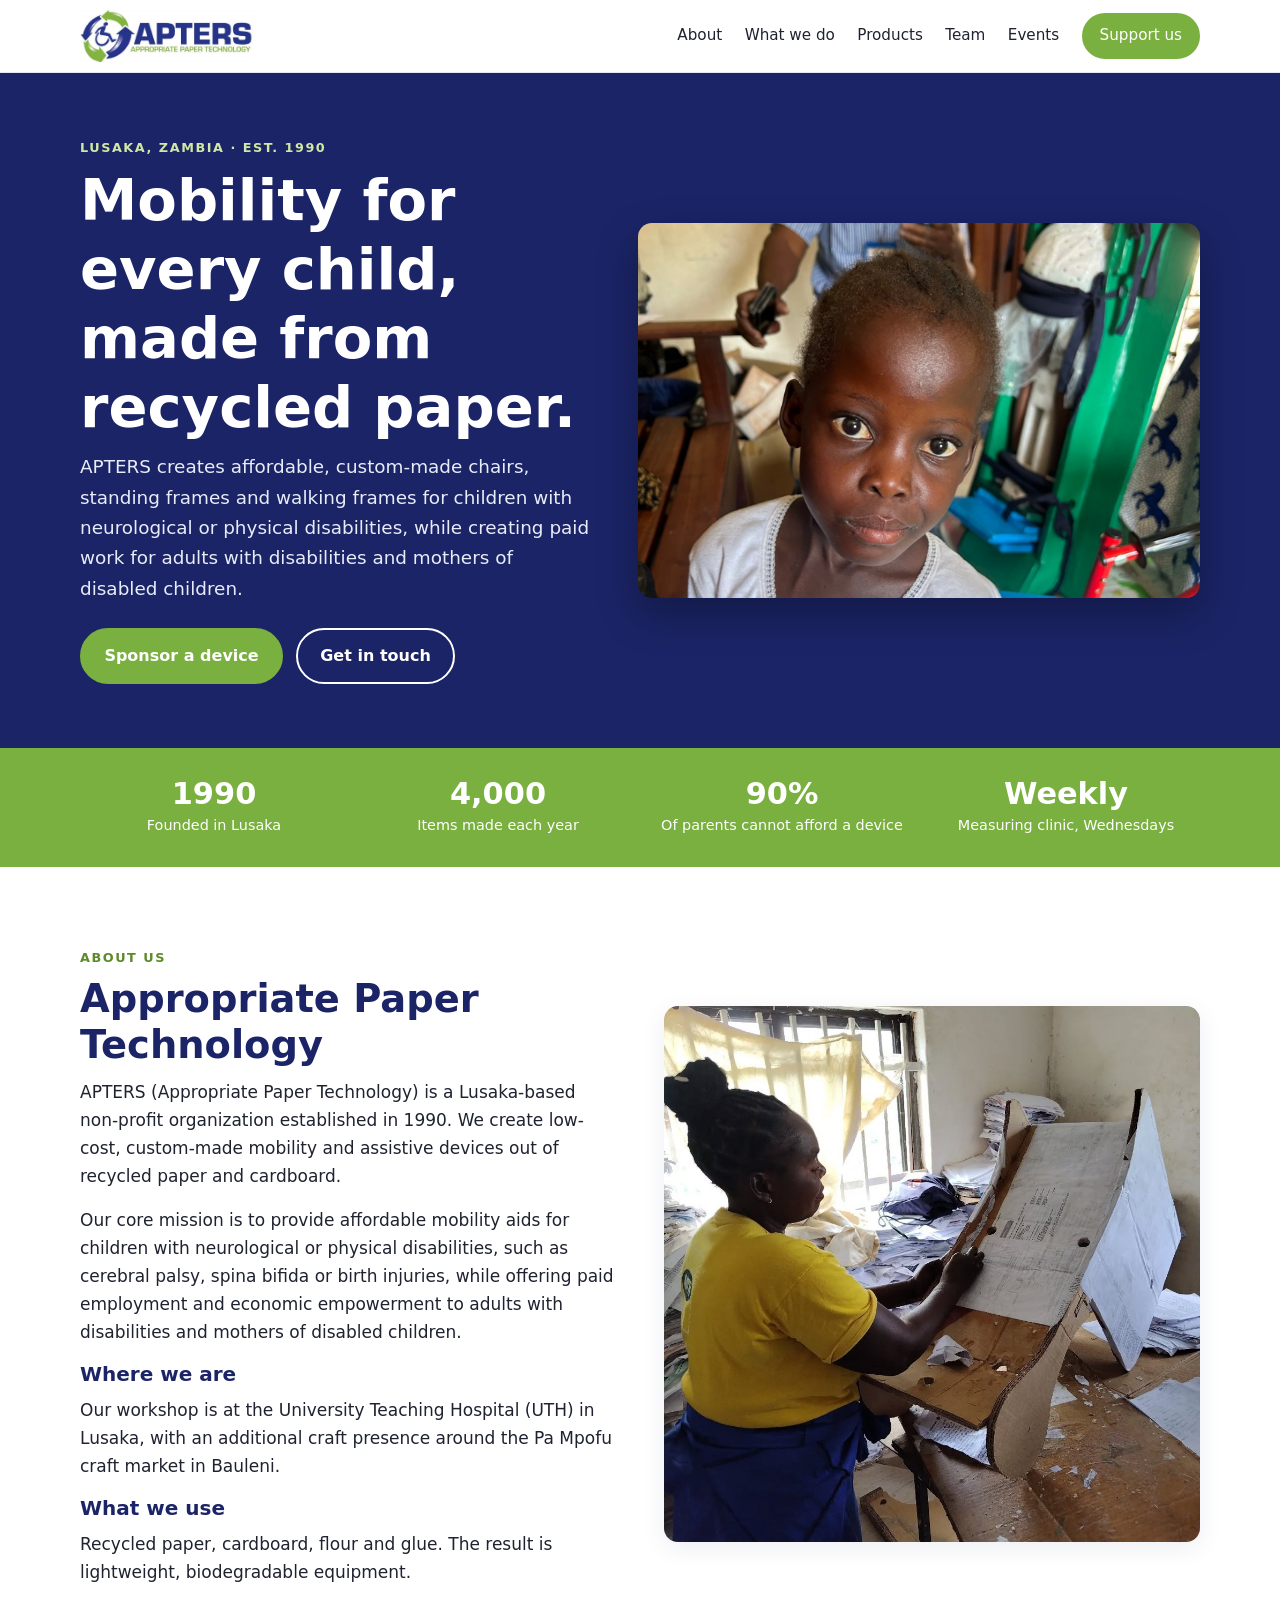
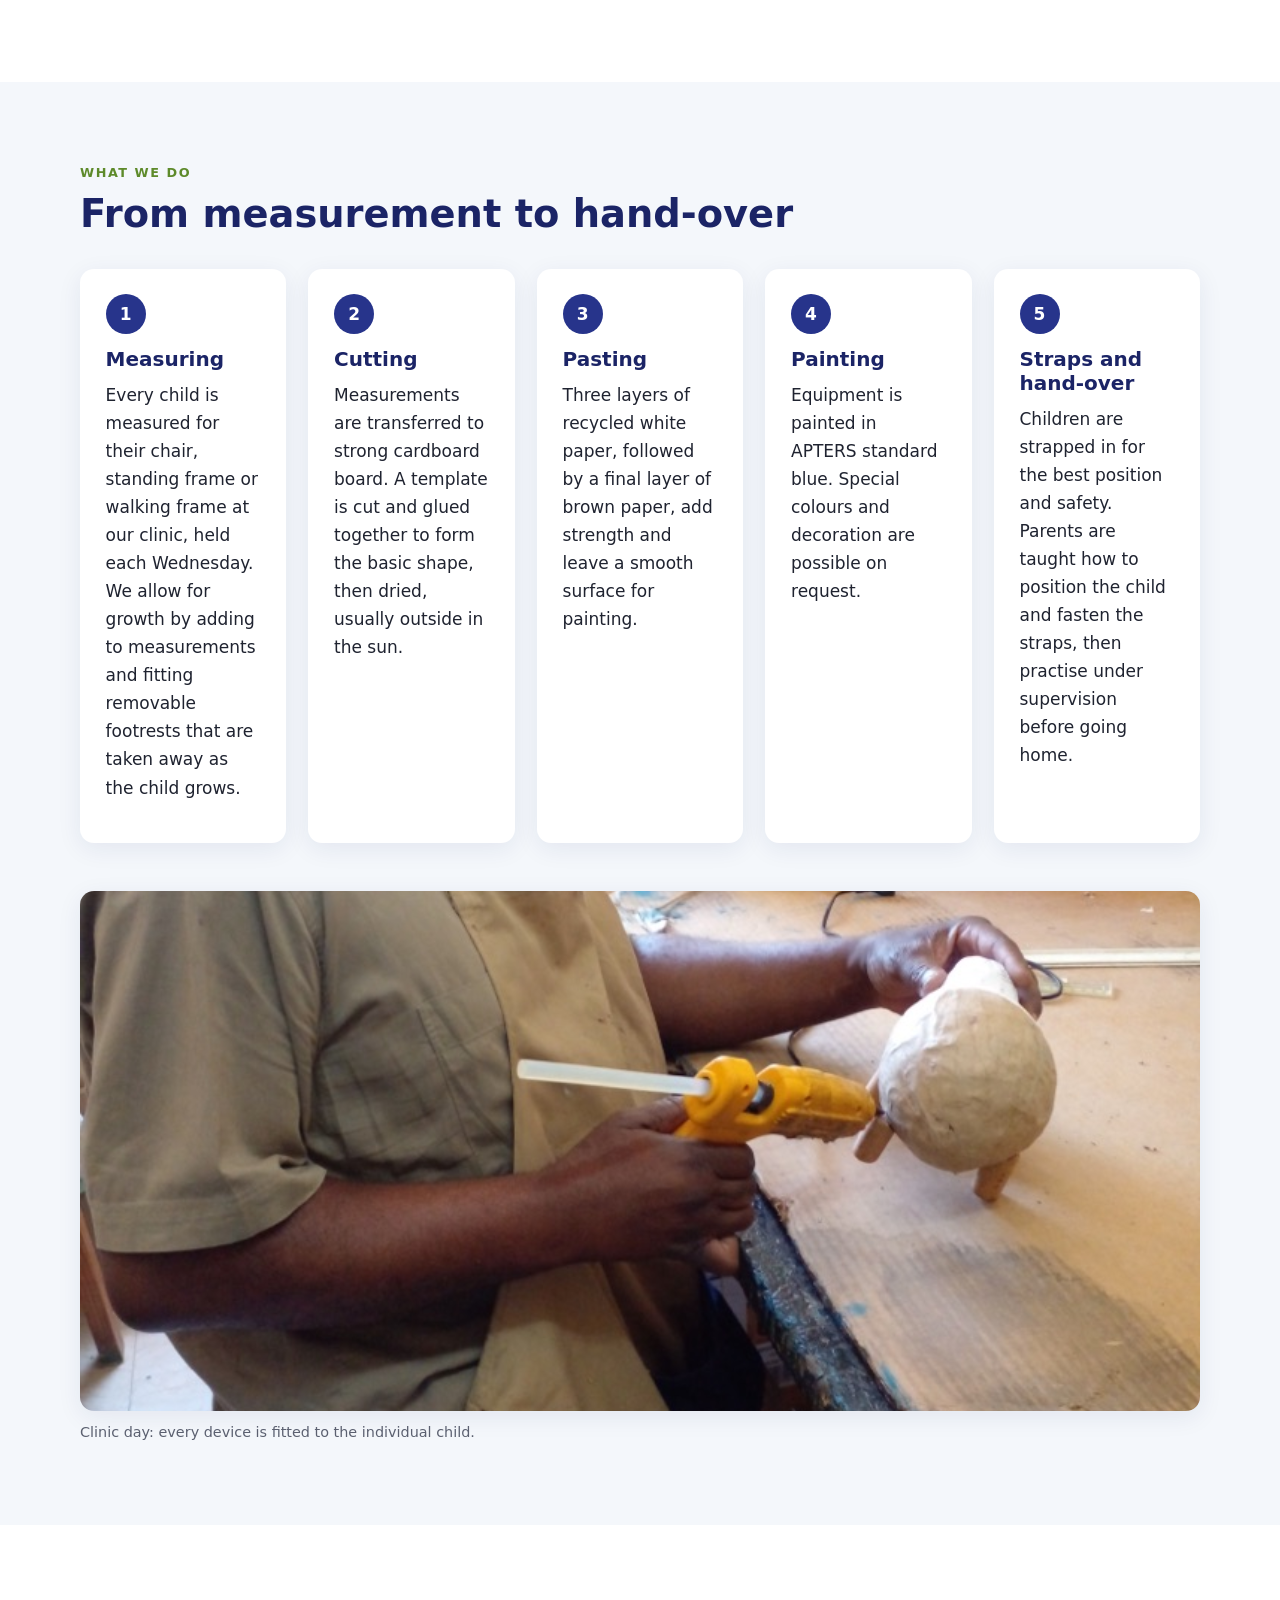
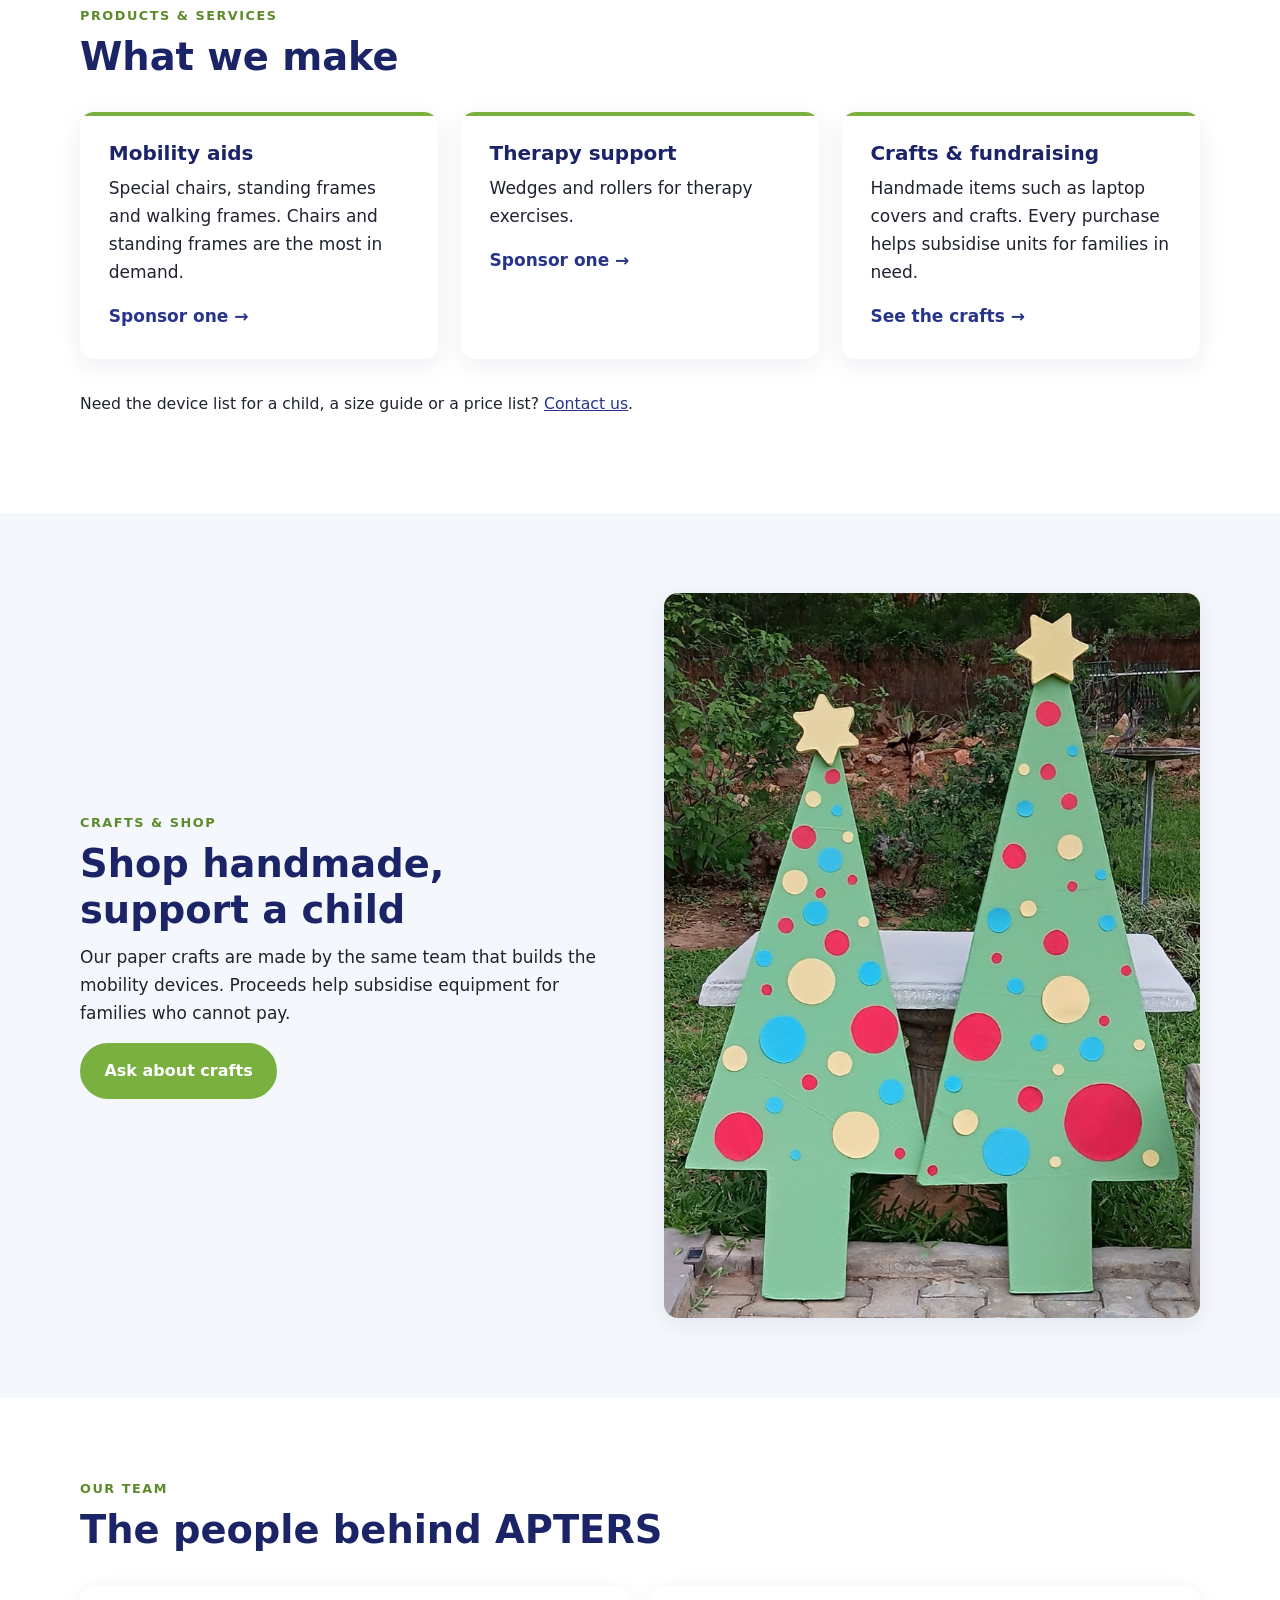
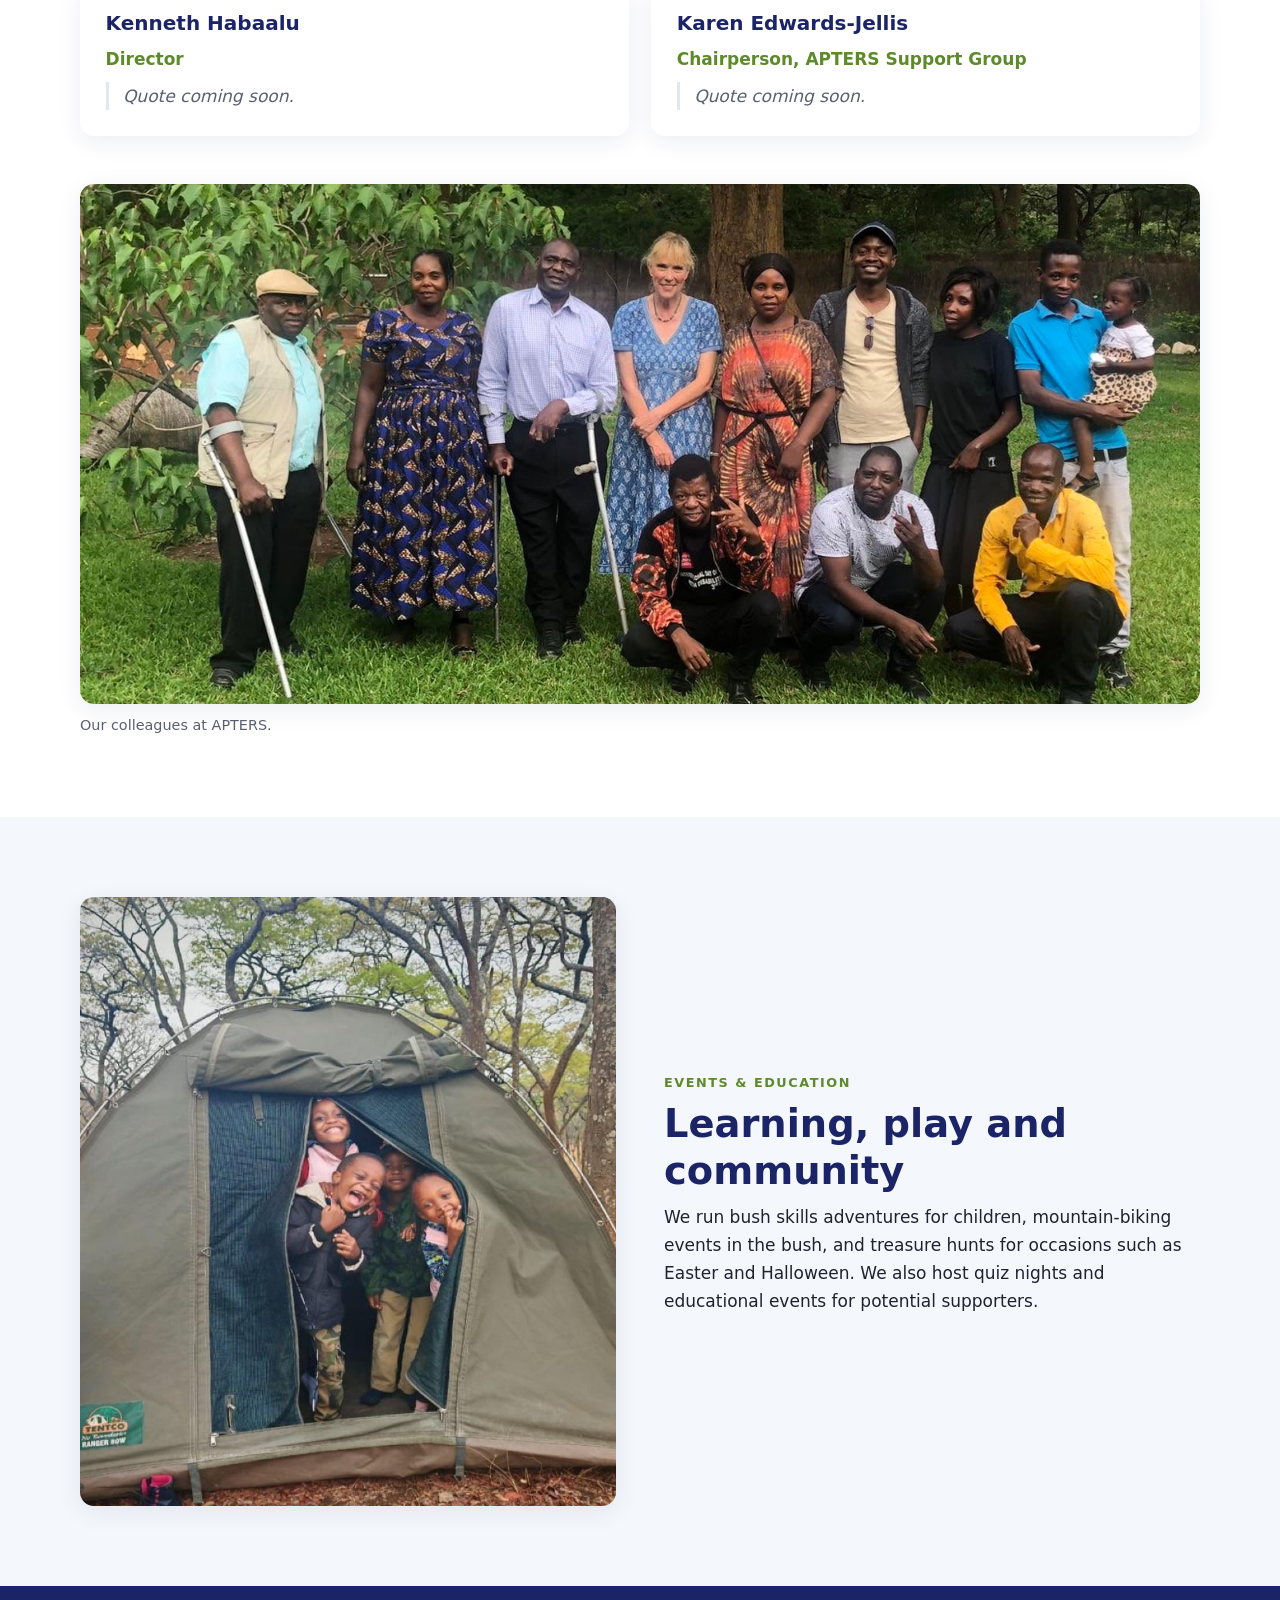
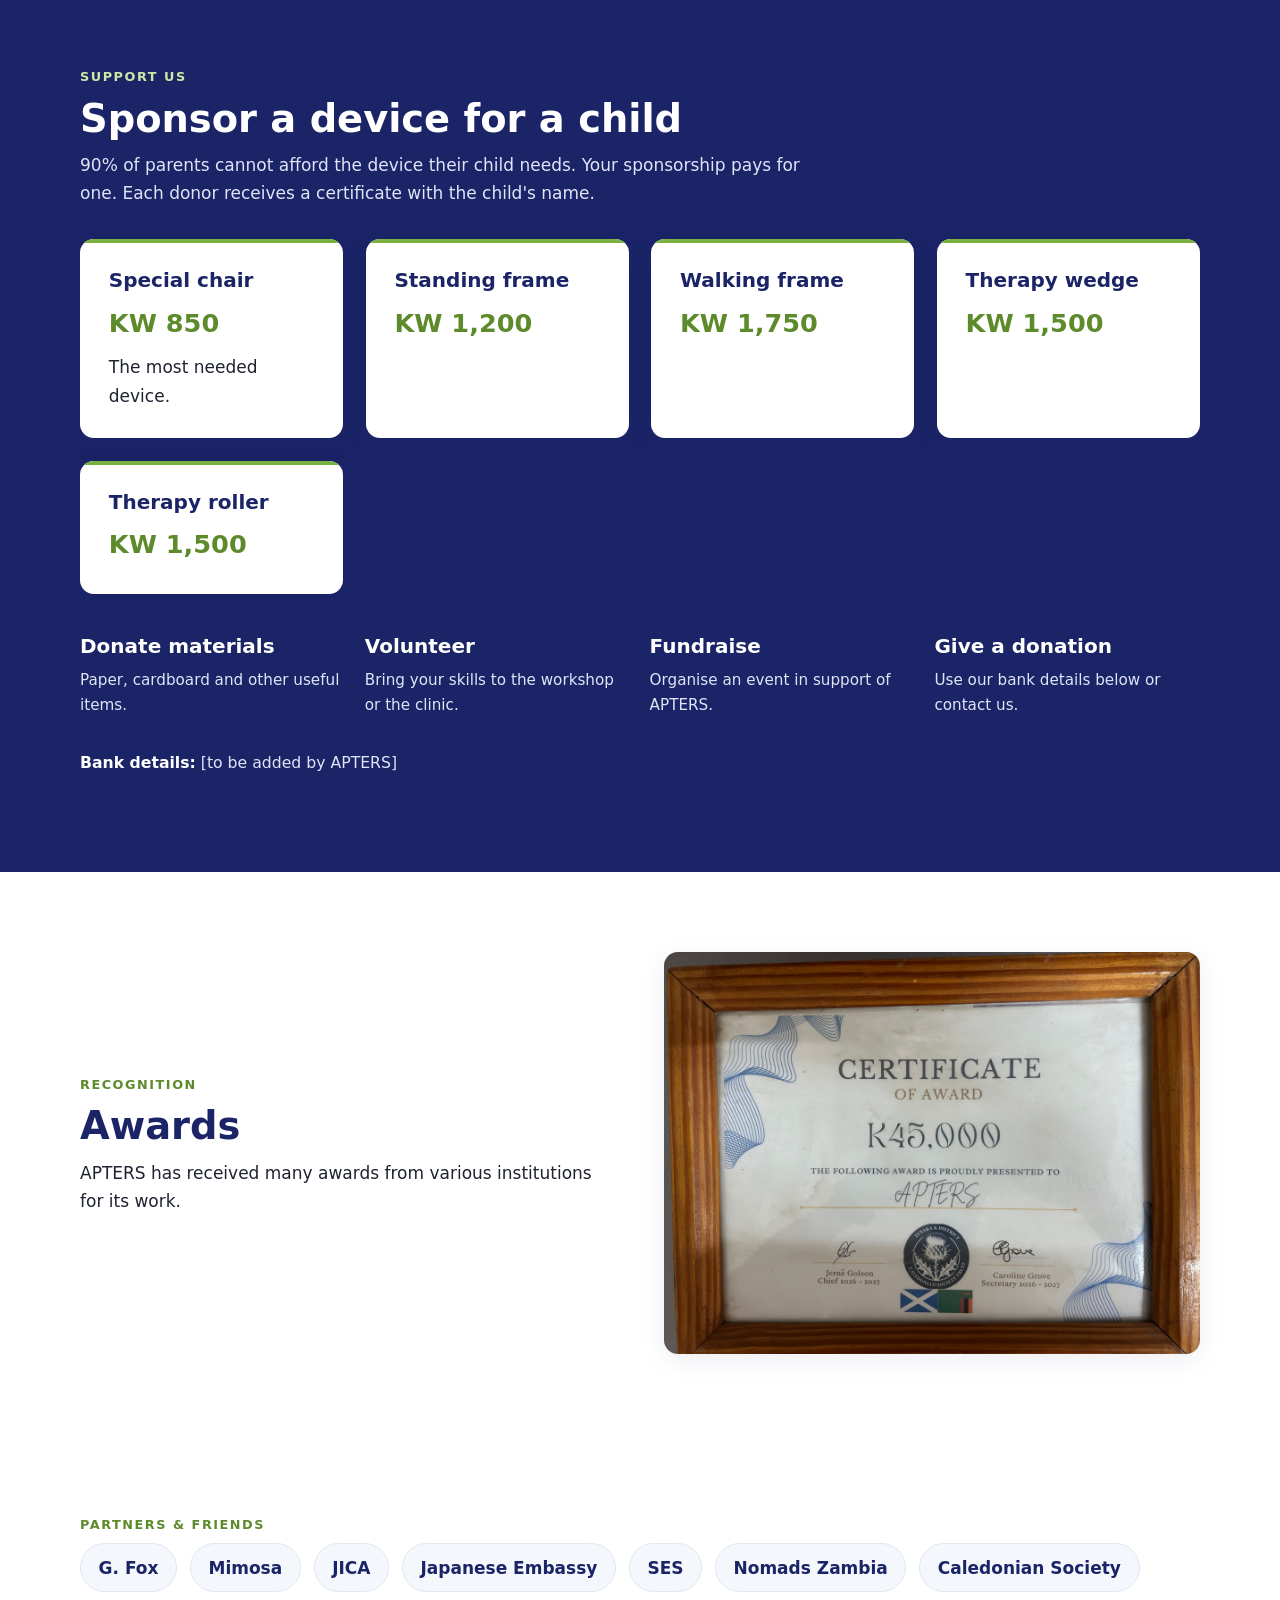
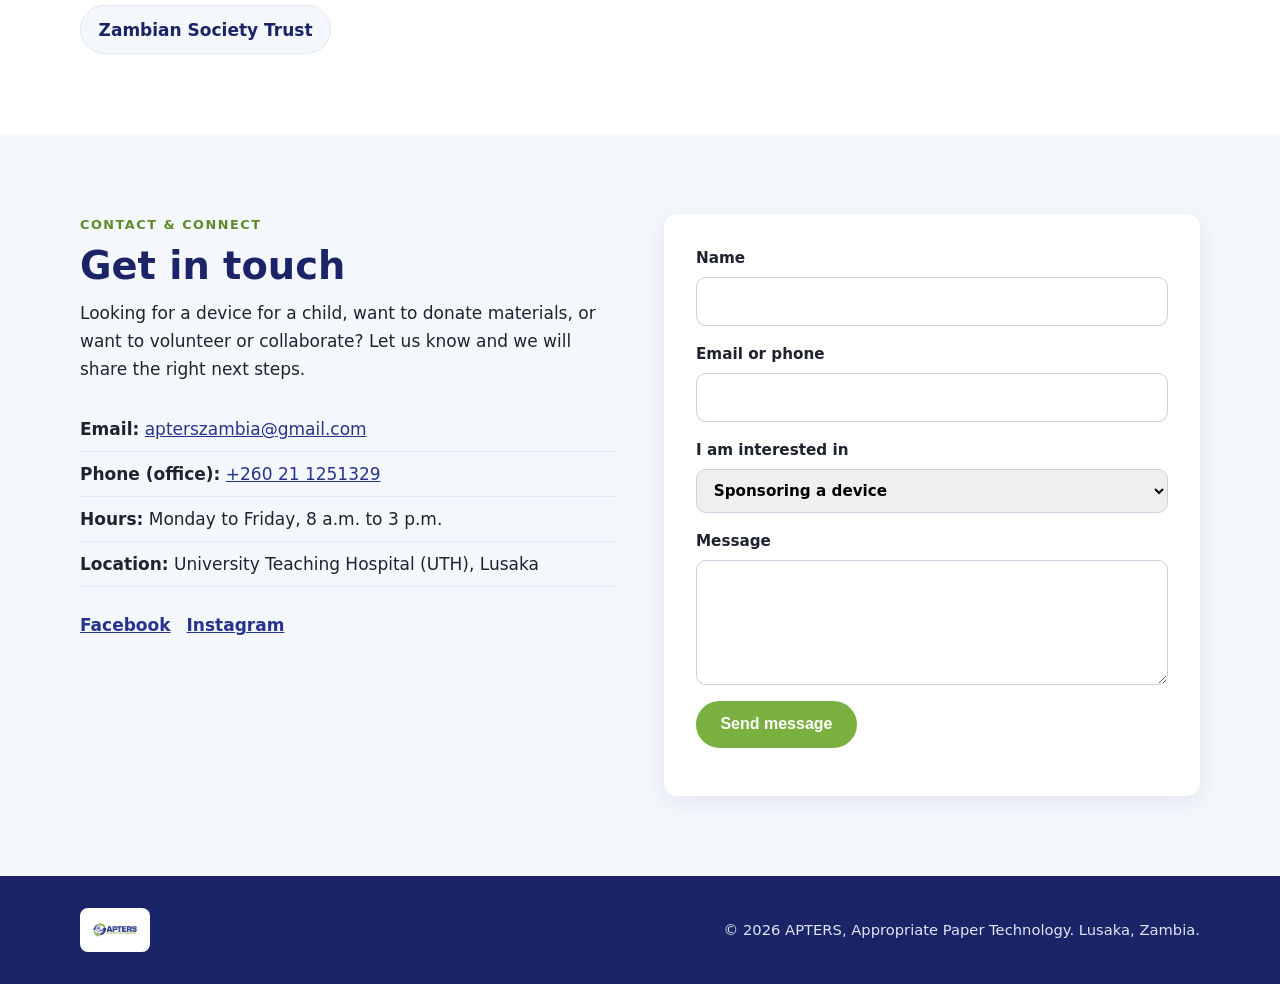
<file: index.html>
<!doctype html>
<html lang="en">
<head>
  <meta charset="utf-8">
  <meta name="viewport" content="width=device-width, initial-scale=1">
  <title>APTERS Zambia – Appropriate Paper Technology</title>
  <meta name="description" content="APTERS, a Lusaka-based non-profit, makes low-cost mobility and assistive devices for children with disabilities from recycled paper and cardboard.">
  <link rel="icon" href="assets/img/logo.jpg">
  <link rel="stylesheet" href="assets/css/styles.css">
</head>
<body>

<header class="site-header">
  <div class="container nav-wrap">
    <a href="#top" class="brand" aria-label="APTERS home">
      <img src="assets/img/logo.jpg" alt="APTERS – Appropriate Paper Technology" class="brand-logo">
    </a>
    <button class="nav-toggle" aria-expanded="false" aria-controls="nav" aria-label="Toggle menu">
      <span></span><span></span><span></span>
    </button>
    <nav id="nav" class="nav">
      <a href="#about">About</a>
      <a href="#what-we-do">What we do</a>
      <a href="#products">Products</a>
      <a href="#team">Team</a>
      <a href="#events">Events</a>
      <a href="#support" class="btn btn-small">Support us</a>
    </nav>
  </div>
</header>

<main id="top">

  <section class="hero">
    <div class="container hero-grid">
      <div class="hero-content">
        <p class="eyebrow">Lusaka, Zambia · Est. 1990</p>
        <h1>Mobility for every child, made from recycled paper.</h1>
        <p class="lead">APTERS creates affordable, custom-made chairs, standing frames and walking frames for children with neurological or physical disabilities, while creating paid work for adults with disabilities and mothers of disabled children.</p>
        <div class="hero-actions">
          <a href="#support" class="btn">Sponsor a device</a>
          <a href="#contact" class="btn btn-outline">Get in touch</a>
        </div>
      </div>
      <figure class="hero-photo">
        <img src="assets/img/hero-child.jpg" alt="A child seated in an APTERS device, looking at the camera" loading="eager">
      </figure>
    </div>
  </section>

  <section class="stats" aria-label="Key facts">
    <div class="container stats-grid">
      <div><strong>1990</strong><span>Founded in Lusaka</span></div>
      <div><strong>4,000</strong><span>Items made each year</span></div>
      <div><strong>90%</strong><span>Of parents cannot afford a device</span></div>
      <div><strong>Weekly</strong><span>Measuring clinic, Wednesdays</span></div>
    </div>
  </section>

  <section id="about" class="section">
    <div class="container split">
      <div>
        <p class="eyebrow">About us</p>
        <h2>Appropriate Paper Technology</h2>
        <p>APTERS (Appropriate Paper Technology) is a Lusaka-based non-profit organization established in 1990. We create low-cost, custom-made mobility and assistive devices out of recycled paper and cardboard.</p>
        <p>Our core mission is to provide affordable mobility aids for children with neurological or physical disabilities, such as cerebral palsy, spina bifida or birth injuries, while offering paid employment and economic empowerment to adults with disabilities and mothers of disabled children.</p>
        <h3>Where we are</h3>
        <p>Our workshop is at the University Teaching Hospital (UTH) in Lusaka, with an additional craft presence around the Pa Mpofu craft market in Bauleni.</p>
        <h3>What we use</h3>
        <p>Recycled paper, cardboard, flour and glue. The result is lightweight, biodegradable equipment.</p>
      </div>
      <figure>
        <img src="assets/img/making.jpg" alt="A device being covered with layers of white paper in the APTERS workshop" loading="lazy">
      </figure>
    </div>
  </section>

  <section id="what-we-do" class="section alt">
    <div class="container">
      <p class="eyebrow">What we do</p>
      <h2>From measurement to hand-over</h2>
      <div class="steps">
        <article class="step">
          <span class="step-num">1</span>
          <h3>Measuring</h3>
          <p>Every child is measured for their chair, standing frame or walking frame at our clinic, held each Wednesday. We allow for growth by adding to measurements and fitting removable footrests that are taken away as the child grows.</p>
        </article>
        <article class="step">
          <span class="step-num">2</span>
          <h3>Cutting</h3>
          <p>Measurements are transferred to strong cardboard board. A template is cut and glued together to form the basic shape, then dried, usually outside in the sun.</p>
        </article>
        <article class="step">
          <span class="step-num">3</span>
          <h3>Pasting</h3>
          <p>Three layers of recycled white paper, followed by a final layer of brown paper, add strength and leave a smooth surface for painting.</p>
        </article>
        <article class="step">
          <span class="step-num">4</span>
          <h3>Painting</h3>
          <p>Equipment is painted in APTERS standard blue. Special colours and decoration are possible on request.</p>
        </article>
        <article class="step">
          <span class="step-num">5</span>
          <h3>Straps and hand-over</h3>
          <p>Children are strapped in for the best position and safety. Parents are taught how to position the child and fasten the straps, then practise under supervision before going home.</p>
        </article>
      </div>
      <figure class="wide">
        <img src="assets/img/clinic.jpg" alt="A child being fitted for an APTERS device at the clinic" loading="lazy">
        <figcaption>Clinic day: every device is fitted to the individual child.</figcaption>
      </figure>
    </div>
  </section>

  <section id="products" class="section">
    <div class="container">
      <p class="eyebrow">Products &amp; services</p>
      <h2>What we make</h2>
      <div class="cards">
        <article class="card">
          <h3>Mobility aids</h3>
          <p>Special chairs, standing frames and walking frames. Chairs and standing frames are the most in demand.</p>
          <a href="#support" class="text-link">Sponsor one →</a>
        </article>
        <article class="card">
          <h3>Therapy support</h3>
          <p>Wedges and rollers for therapy exercises.</p>
          <a href="#support" class="text-link">Sponsor one →</a>
        </article>
        <article class="card">
          <h3>Crafts &amp; fundraising</h3>
          <p>Handmade items such as laptop covers and crafts. Every purchase helps subsidise units for families in need.</p>
          <a href="#crafts" class="text-link">See the crafts →</a>
        </article>
      </div>
      <p class="note">Need the device list for a child, a size guide or a price list? <a href="#contact">Contact us</a>.</p>
    </div>
  </section>

  <section id="crafts" class="section alt">
    <div class="container split reverse">
      <figure>
        <img src="assets/img/crafts.jpg" alt="Handmade paper crafts made by APTERS" loading="lazy">
      </figure>
      <div>
        <p class="eyebrow">Crafts &amp; shop</p>
        <h2>Shop handmade, support a child</h2>
        <p>Our paper crafts are made by the same team that builds the mobility devices. Proceeds help subsidise equipment for families who cannot pay.</p>
        <a href="#contact" class="btn">Ask about crafts</a>
      </div>
    </div>
  </section>

  <section id="team" class="section">
    <div class="container">
      <p class="eyebrow">Our team</p>
      <h2>The people behind APTERS</h2>
      <div class="people">
        <article class="person">
          <h3>Kenneth Habaalu</h3>
          <p class="role">Director</p>
          <blockquote>Quote coming soon.</blockquote>
        </article>
        <article class="person">
          <h3>Karen Edwards-Jellis</h3>
          <p class="role">Chairperson, APTERS Support Group</p>
          <blockquote>Quote coming soon.</blockquote>
        </article>
      </div>
      <figure class="wide">
        <img src="assets/img/team.jpg" alt="Group photo of the APTERS team" loading="lazy">
        <figcaption>Our colleagues at APTERS.</figcaption>
      </figure>
    </div>
  </section>

  <section id="events" class="section alt">
    <div class="container split">
      <figure>
        <img src="assets/img/events.jpg" alt="Children taking part in a bush skills adventure day" loading="lazy">
      </figure>
      <div>
        <p class="eyebrow">Events &amp; education</p>
        <h2>Learning, play and community</h2>
        <p>We run bush skills adventures for children, mountain-biking events in the bush, and treasure hunts for occasions such as Easter and Halloween. We also host quiz nights and educational events for potential supporters.</p>
      </div>
    </div>
  </section>

  <section id="support" class="section support">
    <div class="container">
      <p class="eyebrow">Support us</p>
      <h2>Sponsor a device for a child</h2>
      <p class="intro">90% of parents cannot afford the device their child needs. Your sponsorship pays for one. Each donor receives a certificate with the child's name.</p>
      <div class="cards prices">
        <article class="card price">
          <h3>Special chair</h3>
          <p class="amount">KW 850</p>
          <p>The most needed device.</p>
        </article>
        <article class="card price">
          <h3>Standing frame</h3>
          <p class="amount">KW 1,200</p>
        </article>
        <article class="card price">
          <h3>Walking frame</h3>
          <p class="amount">KW 1,750</p>
        </article>
        <article class="card price">
          <h3>Therapy wedge</h3>
          <p class="amount">KW 1,500</p>
        </article>
        <article class="card price">
          <h3>Therapy roller</h3>
          <p class="amount">KW 1,500</p>
        </article>
      </div>
      <div class="support-ways">
        <div><h3>Donate materials</h3><p>Paper, cardboard and other useful items.</p></div>
        <div><h3>Volunteer</h3><p>Bring your skills to the workshop or the clinic.</p></div>
        <div><h3>Fundraise</h3><p>Organise an event in support of APTERS.</p></div>
        <div><h3>Give a donation</h3><p>Use our bank details below or contact us.</p></div>
      </div>
      <p class="note"><strong>Bank details:</strong> [to be added by APTERS]</p>
    </div>
  </section>

  <section id="awards" class="section">
    <div class="container split">
      <div>
        <p class="eyebrow">Recognition</p>
        <h2>Awards</h2>
        <p>APTERS has received many awards from various institutions for its work.</p>
      </div>
      <figure>
        <img src="assets/img/awards.jpg" alt="APTERS receiving an award" loading="lazy">
      </figure>
    </div>
  </section>

  <section class="section partners">
    <div class="container">
      <p class="eyebrow">Partners &amp; friends</p>
      <ul class="partner-list">
        <li>G. Fox</li>
        <li>Mimosa</li>
        <li>JICA</li>
        <li>Japanese Embassy</li>
        <li>SES</li>
        <li>Nomads Zambia</li>
        <li>Caledonian Society</li>
        <li>Zambian Society Trust</li>
      </ul>
    </div>
  </section>

  <section id="contact" class="section alt">
    <div class="container contact-grid">
      <div>
        <p class="eyebrow">Contact &amp; connect</p>
        <h2>Get in touch</h2>
        <p>Looking for a device for a child, want to donate materials, or want to volunteer or collaborate? Let us know and we will share the right next steps.</p>
        <ul class="contact-list">
          <li><strong>Email:</strong> <a href="mailto:apterszambia@gmail.com">apterszambia@gmail.com</a></li>
          <li><strong>Phone (office):</strong> <a href="tel:+260211251329">+260 21 1251329</a></li>
          <li><strong>Hours:</strong> Monday to Friday, 8 a.m. to 3 p.m.</li>
          <li><strong>Location:</strong> University Teaching Hospital (UTH), Lusaka</li>
        </ul>
        <div class="social">
          <a href="#" aria-label="APTERS on Facebook">Facebook</a>
          <a href="#" aria-label="APTERS on Instagram">Instagram</a>
        </div>
      </div>
      <form class="contact-form" action="#" method="post" onsubmit="event.preventDefault(); this.querySelector('.form-note').textContent='Thank you. We will be in touch soon.';">
        <label>Name <input type="text" name="name" required autocomplete="name"></label>
        <label>Email or phone <input type="text" name="contact" required></label>
        <label>I am interested in
          <select name="interest">
            <option>Sponsoring a device</option>
            <option>Getting a device for a child</option>
            <option>Donating materials</option>
            <option>Volunteering</option>
            <option>Other</option>
          </select>
        </label>
        <label>Message <textarea name="message" rows="4"></textarea></label>
        <button type="submit" class="btn">Send message</button>
        <p class="form-note" role="status"></p>
      </form>
    </div>
  </section>

</main>

<footer class="site-footer">
  <div class="container footer-wrap">
    <img src="assets/img/logo-alt.jpg" alt="APTERS" class="footer-logo">
    <p>© <span id="year"></span> APTERS, Appropriate Paper Technology. Lusaka, Zambia.</p>
  </div>
</footer>

<script src="assets/js/main.js"></script>
</body>
</html>
</file>
<file: assets/css/styles.css>
:root {
  --blue: #27348b;
  --blue-dark: #1b2466;
  --green: #7ab03f;
  --green-dark: #5d8a2a;
  --ink: #1f2330;
  --muted: #5b6070;
  --bg: #ffffff;
  --bg-alt: #f4f7fb;
  --line: #e2e7f0;
  --radius: 14px;
  --shadow: 0 6px 24px rgba(27, 36, 102, 0.08);
}

* { box-sizing: border-box; }
html { scroll-behavior: smooth; scroll-padding-top: 90px; }
body {
  margin: 0;
  font-family: system-ui, -apple-system, "Segoe UI", Roboto, "Helvetica Neue", Arial, sans-serif;
  color: var(--ink);
  background: var(--bg);
  line-height: 1.65;
  font-size: 17px;
}
img { max-width: 100%; height: auto; display: block; }
figure { margin: 0; }
figcaption { font-size: 0.9rem; color: var(--muted); margin-top: 0.6rem; }
a { color: var(--blue); }

h1, h2, h3 { line-height: 1.2; color: var(--blue-dark); margin: 0 0 0.6rem; }
h1 { font-size: clamp(2.1rem, 5vw, 3.6rem); }
h2 { font-size: clamp(1.7rem, 3.5vw, 2.4rem); }
h3 { font-size: 1.25rem; }
p { margin: 0 0 1rem; }

.container { width: min(1120px, calc(100% - 32px)); margin: 0 auto; }

.eyebrow {
  text-transform: uppercase;
  letter-spacing: 0.12em;
  font-size: 0.8rem;
  font-weight: 700;
  color: var(--green-dark);
  margin-bottom: 0.5rem;
}

/* Header */
.site-header {
  position: sticky; top: 0; z-index: 50;
  background: rgba(255, 255, 255, 0.96);
  backdrop-filter: blur(8px);
  border-bottom: 1px solid var(--line);
}
.nav-wrap { display: flex; align-items: center; justify-content: space-between; min-height: 72px; }
.brand-logo { height: 52px; width: auto; }
.nav { display: flex; align-items: center; gap: 1.4rem; }
.nav a { text-decoration: none; color: var(--ink); font-weight: 500; font-size: 0.95rem; }
.nav a:hover { color: var(--blue); }
.nav a.btn { color: #fff; }
.nav-toggle {
  display: none; background: none; border: 0; padding: 8px; cursor: pointer;
}
.nav-toggle span { display: block; width: 24px; height: 2px; background: var(--blue-dark); margin: 5px 0; }

/* Buttons */
.btn {
  display: inline-block; background: var(--green); color: #fff !important;
  padding: 0.8rem 1.4rem; border-radius: 999px; text-decoration: none;
  font-weight: 700; border: 2px solid var(--green); cursor: pointer; font-size: 1rem;
  transition: background 0.2s, transform 0.2s;
}
.btn:hover { background: var(--green-dark); border-color: var(--green-dark); transform: translateY(-1px); }
.btn-outline { background: transparent; color: #fff !important; border-color: #fff; }
.btn-outline:hover { background: #fff; color: var(--blue-dark) !important; }
.btn-small { padding: 0.5rem 1rem; font-size: 0.9rem; }

.text-link { font-weight: 700; text-decoration: none; }

/* Hero */
.hero {
  background: var(--blue-dark); color: #fff; padding: 4rem 0;
}
.hero-grid { display: grid; grid-template-columns: 1fr 1.1fr; gap: 3rem; align-items: center; }
.hero-photo img {
  width: 100%; aspect-ratio: 3 / 2; object-fit: cover; border-radius: var(--radius);
  box-shadow: 0 16px 40px rgba(0,0,0,0.3);
}
.hero-content { max-width: 620px; }
.hero h1 { color: #fff; }
.hero .eyebrow { color: #cfe8a6; }
.lead { font-size: 1.15rem; color: #e8ecf8; }
.hero-actions { display: flex; flex-wrap: wrap; gap: 0.8rem; margin-top: 1.5rem; }

/* Stats */
.stats { background: var(--green); color: #fff; }
.stats-grid { display: grid; grid-template-columns: repeat(4, 1fr); text-align: center; padding: 1.8rem 0; gap: 1rem; }
.stats strong { display: block; font-size: 1.9rem; line-height: 1.1; }
.stats span { font-size: 0.9rem; }

/* Sections */
.section { padding: 5rem 0; }
.section.alt { background: var(--bg-alt); }
.section.support { background: var(--blue-dark); color: #fff; }
.section.support h2, .section.support h3 { color: #fff; }
.section.support .eyebrow { color: #cfe8a6; }
.section.support .card { background: #fff; color: var(--ink); }
.section.support .card h3 { color: var(--blue-dark); }
.section.support .note { color: #dfe5f7; }
.section.support .note strong { color: #fff; }
.intro { max-width: 720px; color: #dfe5f7; }

.split { display: grid; grid-template-columns: 1fr 1fr; gap: 3rem; align-items: center; }
.split figure img { border-radius: var(--radius); box-shadow: var(--shadow); width: 100%; height: 100%; object-fit: cover; }
.split.reverse > figure { order: 2; }
.wide { margin-top: 3rem; }
.wide img { border-radius: var(--radius); box-shadow: var(--shadow); width: 100%; max-height: 520px; object-fit: cover; }

/* Steps */
.steps { display: grid; grid-template-columns: repeat(auto-fit, minmax(200px, 1fr)); gap: 1.4rem; margin-top: 2rem; }
.step { background: #fff; border-radius: var(--radius); padding: 1.6rem; box-shadow: var(--shadow); }
.step-num {
  display: inline-grid; place-items: center; width: 40px; height: 40px; border-radius: 50%;
  background: var(--blue); color: #fff; font-weight: 700; margin-bottom: 0.8rem;
}

/* Cards */
.cards { display: grid; grid-template-columns: repeat(auto-fit, minmax(230px, 1fr)); gap: 1.4rem; margin-top: 2rem; }
.card { position: relative; overflow: hidden; background: #fff; border-radius: var(--radius); padding: 1.8rem; box-shadow: var(--shadow); }
.card::before { content: ""; position: absolute; top: 0; left: 0; right: 0; height: 4px; background: var(--green); }
.card p:last-child { margin-bottom: 0; }
.price .amount { font-size: 1.6rem; font-weight: 800; color: var(--green-dark); margin: 0.2rem 0 0.6rem; }
.note { margin-top: 2rem; font-size: 0.98rem; }

.support-ways { display: grid; grid-template-columns: repeat(auto-fit, minmax(200px, 1fr)); gap: 1.2rem; margin-top: 2.5rem; }
.support-ways p { color: #dfe5f7; font-size: 0.95rem; margin: 0; }

/* Team */
.people { display: grid; grid-template-columns: repeat(auto-fit, minmax(260px, 1fr)); gap: 1.4rem; margin-top: 2rem; }
.person { background: #fff; border-radius: var(--radius); padding: 1.6rem; box-shadow: var(--shadow); }
.role { color: var(--green-dark); font-weight: 600; margin: 0 0 0.6rem; }
blockquote { margin: 0; font-style: italic; color: var(--muted); border-left: 3px solid var(--line); padding-left: 0.9rem; }

/* Partners */
.partner-list { list-style: none; padding: 0; display: flex; flex-wrap: wrap; gap: 0.8rem; margin: 0; }
.partner-list li {
  background: var(--bg-alt); border: 1px solid var(--line); padding: 0.6rem 1.1rem;
  border-radius: 999px; font-weight: 600; color: var(--blue-dark);
}

/* Contact */
.contact-grid { display: grid; grid-template-columns: 1fr 1fr; gap: 3rem; align-items: start; }
.contact-list { list-style: none; padding: 0; margin: 1.5rem 0; }
.contact-list li { padding: 0.5rem 0; border-bottom: 1px solid var(--line); }
.social { display: flex; gap: 1rem; }
.social a { font-weight: 700; }
.contact-form {
  background: #fff; padding: 2rem; border-radius: var(--radius); box-shadow: var(--shadow);
  display: grid; gap: 1rem;
}
.contact-form label { display: grid; gap: 0.35rem; font-weight: 600; font-size: 0.95rem; }
.contact-form input, .contact-form select, .contact-form textarea {
  font: inherit; padding: 0.7rem 0.8rem; border: 1px solid #c9d1e0; border-radius: 10px; width: 100%;
}
.contact-form input:focus, .contact-form select:focus, .contact-form textarea:focus {
  outline: 3px solid rgba(122,176,63,0.4); border-color: var(--green);
}
.contact-form .btn { justify-self: start; cursor: pointer; }
.form-note { color: var(--green-dark); font-weight: 600; margin: 0; }

/* Footer */
.site-footer { background: var(--blue-dark); color: #dfe5f7; padding: 2rem 0; font-size: 0.92rem; }
.footer-wrap { display: flex; align-items: center; justify-content: space-between; gap: 1rem; flex-wrap: wrap; }
.footer-wrap p { margin: 0; }
.footer-logo { height: 44px; width: auto; background: #fff; padding: 4px 8px; border-radius: 8px; }

/* Mobile */
@media (max-width: 860px) {
  body { font-size: 16px; }
  .nav-toggle { display: block; }
  .nav {
    position: absolute; top: 72px; left: 0; right: 0; flex-direction: column; align-items: stretch;
    background: #fff; padding: 1rem 16px 1.4rem; gap: 0.2rem; border-bottom: 1px solid var(--line);
    display: none;
  }
  .nav.open { display: flex; }
  .nav a { padding: 0.7rem 0; border-bottom: 1px solid var(--line); }
  .nav a.btn { border-bottom: 0; text-align: center; margin-top: 0.5rem; }
  .split, .contact-grid, .hero-grid { grid-template-columns: 1fr; gap: 2rem; }
  .hero { padding: 2.5rem 0; }
  .split.reverse > figure { order: 0; }
  .stats-grid { grid-template-columns: repeat(2, 1fr); }
  .section { padding: 3.5rem 0; }
}
@media (max-width: 420px) {
  .brand-logo { height: 44px; }
}
@media (prefers-reduced-motion: reduce) {
  html { scroll-behavior: auto; }
  .btn { transition: none; }
}
</file>
